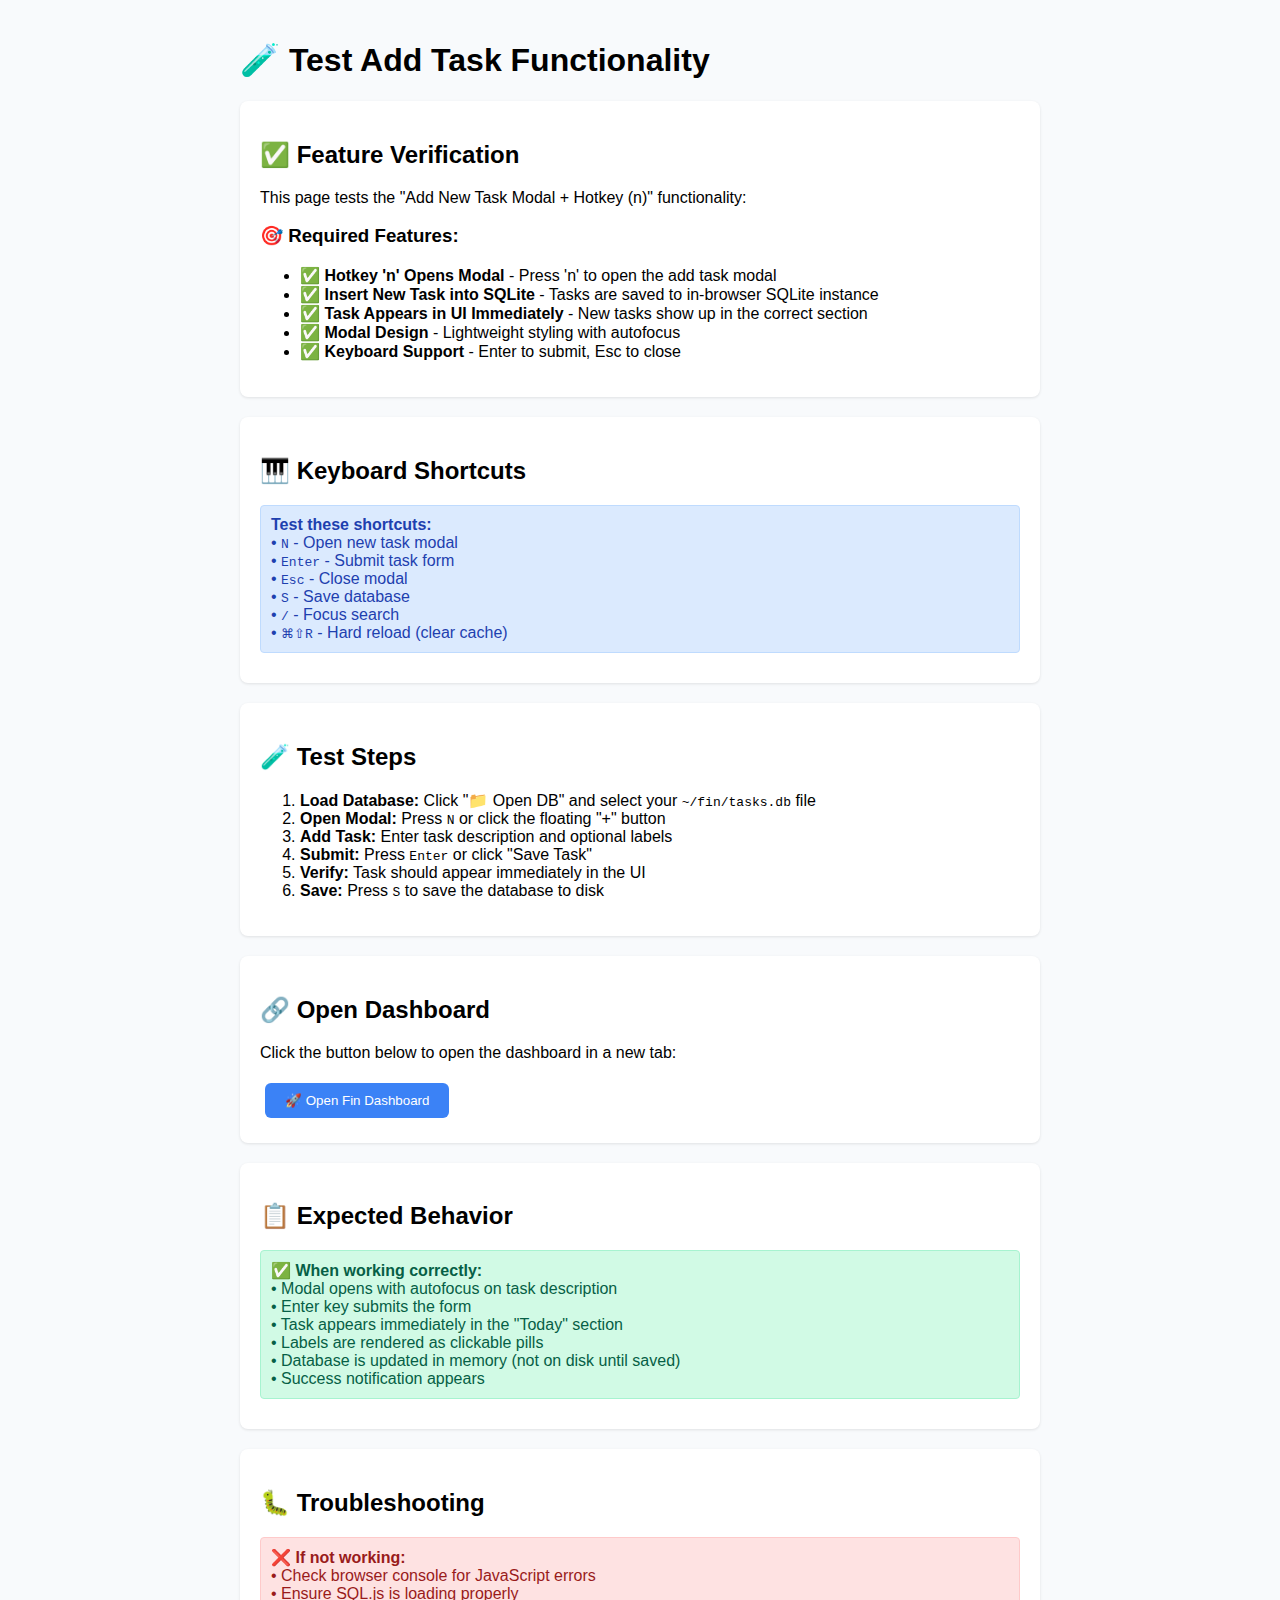
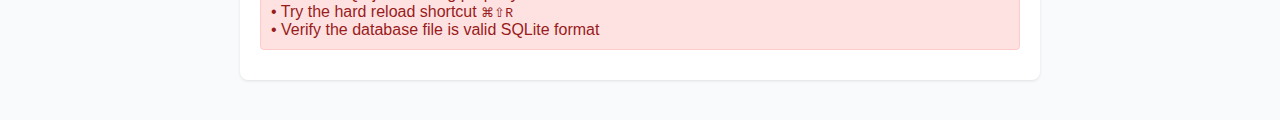
<file: test_add_task.html>
<!DOCTYPE html>
<html lang="en">
<head>
    <meta charset="UTF-8">
    <meta name="viewport" content="width=device-width, initial-scale=1.0">
    <title>Test Add Task Functionality</title>
    <style>
        body {
            font-family: -apple-system, BlinkMacSystemFont, 'Segoe UI', Roboto, sans-serif;
            max-width: 800px;
            margin: 0 auto;
            padding: 20px;
            background: #f8fafc;
        }
        .test-section {
            background: white;
            padding: 20px;
            margin: 20px 0;
            border-radius: 8px;
            box-shadow: 0 1px 3px rgba(0,0,0,0.1);
        }
        .test-button {
            background: #3b82f6;
            color: white;
            border: none;
            padding: 10px 20px;
            border-radius: 6px;
            cursor: pointer;
            margin: 5px;
        }
        .test-button:hover {
            background: #2563eb;
        }
        .status {
            padding: 10px;
            margin: 10px 0;
            border-radius: 4px;
        }
        .status.success {
            background: #d1fae5;
            color: #065f46;
            border: 1px solid #a7f3d0;
        }
        .status.error {
            background: #fee2e2;
            color: #991b1b;
            border: 1px solid #fecaca;
        }
        .status.info {
            background: #dbeafe;
            color: #1e40af;
            border: 1px solid #bfdbfe;
        }
    </style>
</head>
<body>
    <h1>🧪 Test Add Task Functionality</h1>
    
    <div class="test-section">
        <h2>✅ Feature Verification</h2>
        <p>This page tests the "Add New Task Modal + Hotkey (n)" functionality:</p>
        
        <h3>🎯 Required Features:</h3>
        <ul>
            <li><strong>✅ Hotkey 'n' Opens Modal</strong> - Press 'n' to open the add task modal</li>
            <li><strong>✅ Insert New Task into SQLite</strong> - Tasks are saved to in-browser SQLite instance</li>
            <li><strong>✅ Task Appears in UI Immediately</strong> - New tasks show up in the correct section</li>
            <li><strong>✅ Modal Design</strong> - Lightweight styling with autofocus</li>
            <li><strong>✅ Keyboard Support</strong> - Enter to submit, Esc to close</li>
        </ul>
    </div>
    
    <div class="test-section">
        <h2>🎹 Keyboard Shortcuts</h2>
        <div class="status info">
            <strong>Test these shortcuts:</strong><br>
            • <kbd>N</kbd> - Open new task modal<br>
            • <kbd>Enter</kbd> - Submit task form<br>
            • <kbd>Esc</kbd> - Close modal<br>
            • <kbd>S</kbd> - Save database<br>
            • <kbd>/</kbd> - Focus search<br>
            • <kbd>⌘⇧R</kbd> - Hard reload (clear cache)
        </div>
    </div>
    
    <div class="test-section">
        <h2>🧪 Test Steps</h2>
        <ol>
            <li><strong>Load Database:</strong> Click "📁 Open DB" and select your <code>~/fin/tasks.db</code> file</li>
            <li><strong>Open Modal:</strong> Press <kbd>N</kbd> or click the floating "+" button</li>
            <li><strong>Add Task:</strong> Enter task description and optional labels</li>
            <li><strong>Submit:</strong> Press <kbd>Enter</kbd> or click "Save Task"</li>
            <li><strong>Verify:</strong> Task should appear immediately in the UI</li>
            <li><strong>Save:</strong> Press <kbd>S</kbd> to save the database to disk</li>
        </ol>
    </div>
    
    <div class="test-section">
        <h2>🔗 Open Dashboard</h2>
        <p>Click the button below to open the dashboard in a new tab:</p>
        <button class="test-button" onclick="window.open('index.html', '_blank')">
            🚀 Open Fin Dashboard
        </button>
    </div>
    
    <div class="test-section">
        <h2>📋 Expected Behavior</h2>
        <div class="status success">
            <strong>✅ When working correctly:</strong><br>
            • Modal opens with autofocus on task description<br>
            • Enter key submits the form<br>
            • Task appears immediately in the "Today" section<br>
            • Labels are rendered as clickable pills<br>
            • Database is updated in memory (not on disk until saved)<br>
            • Success notification appears
        </div>
    </div>
    
    <div class="test-section">
        <h2>🐛 Troubleshooting</h2>
        <div class="status error">
            <strong>❌ If not working:</strong><br>
            • Check browser console for JavaScript errors<br>
            • Ensure SQL.js is loading properly<br>
            • Try the hard reload shortcut <kbd>⌘⇧R</kbd><br>
            • Verify the database file is valid SQLite format
        </div>
    </div>
    
    <script>
        // Add some helpful keyboard shortcuts for testing
        document.addEventListener('keydown', (e) => {
            if (e.key === 'n' || e.key === 'N') {
                e.preventDefault();
                window.open('index.html', '_blank');
            }
        });
        
        console.log('🧪 Test page loaded. Press "N" to open dashboard in new tab.');
    </script>
</body>
</html>
</file>
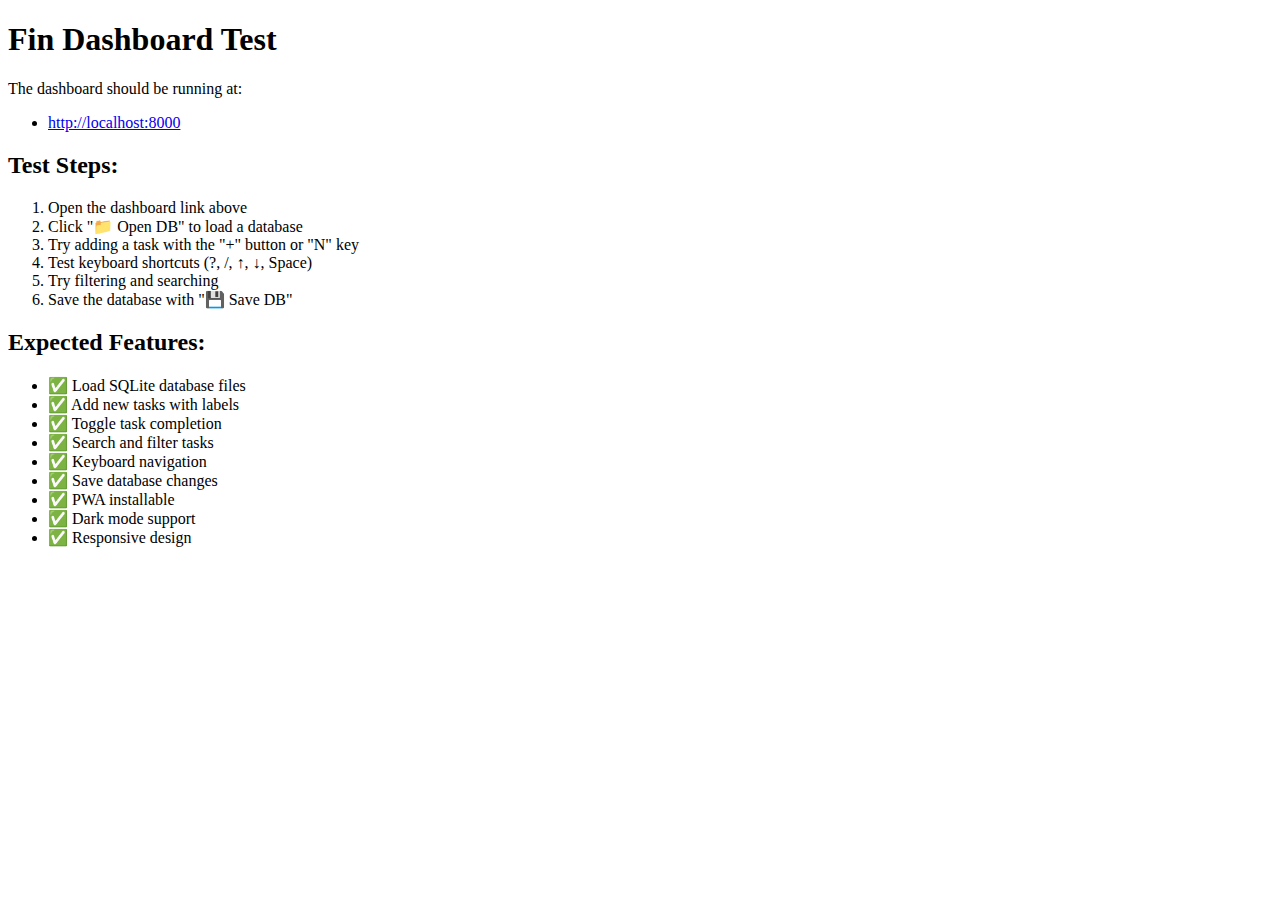
<file: test_dashboard.html>
<!DOCTYPE html>
<html lang="en">
<head>
    <meta charset="UTF-8">
    <meta name="viewport" content="width=device-width, initial-scale=1.0">
    <title>Dashboard Test</title>
</head>
<body>
    <h1>Fin Dashboard Test</h1>
    <p>The dashboard should be running at:</p>
    <ul>
        <li><a href="http://localhost:8000" target="_blank">http://localhost:8000</a></li>
    </ul>
    
    <h2>Test Steps:</h2>
    <ol>
        <li>Open the dashboard link above</li>
        <li>Click "📁 Open DB" to load a database</li>
        <li>Try adding a task with the "+" button or "N" key</li>
        <li>Test keyboard shortcuts (?, /, ↑, ↓, Space)</li>
        <li>Try filtering and searching</li>
        <li>Save the database with "💾 Save DB"</li>
    </ol>
    
    <h2>Expected Features:</h2>
    <ul>
        <li>✅ Load SQLite database files</li>
        <li>✅ Add new tasks with labels</li>
        <li>✅ Toggle task completion</li>
        <li>✅ Search and filter tasks</li>
        <li>✅ Keyboard navigation</li>
        <li>✅ Save database changes</li>
        <li>✅ PWA installable</li>
        <li>✅ Dark mode support</li>
        <li>✅ Responsive design</li>
    </ul>
</body>
</html>
</file>
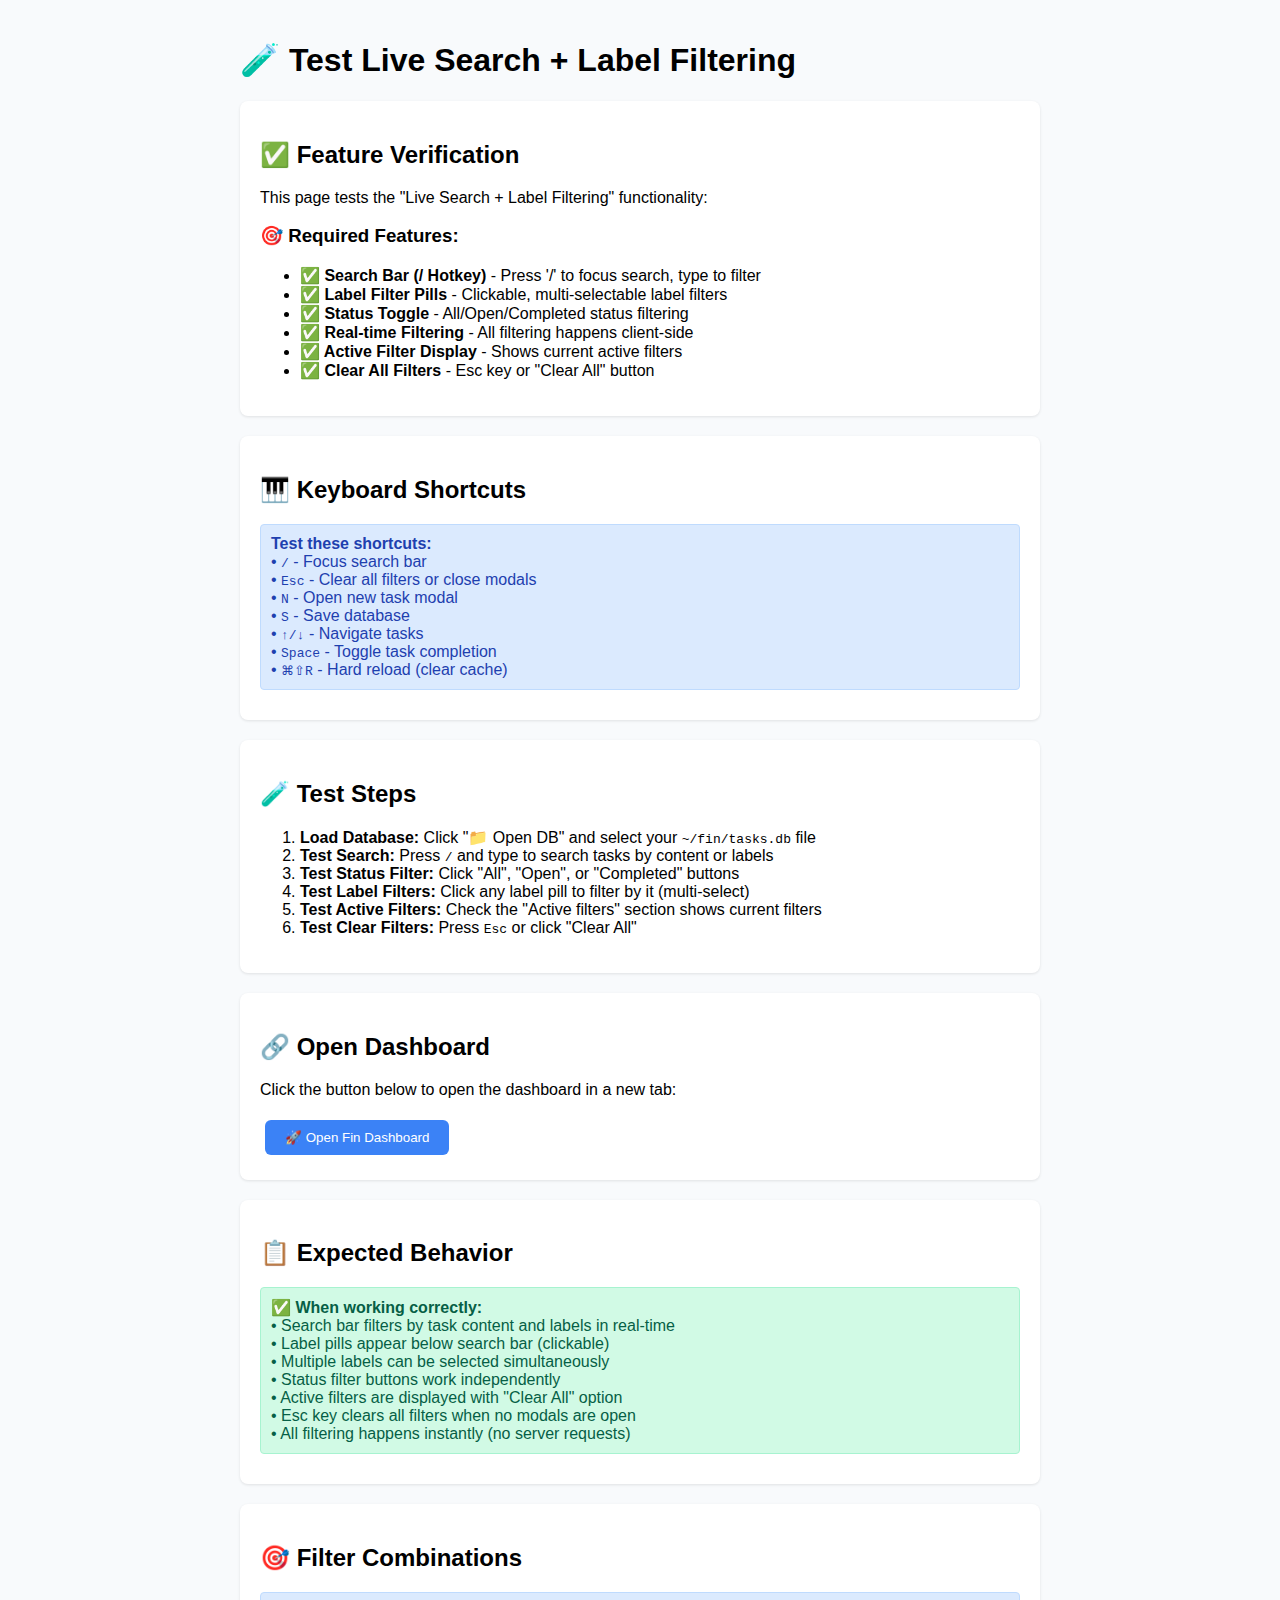
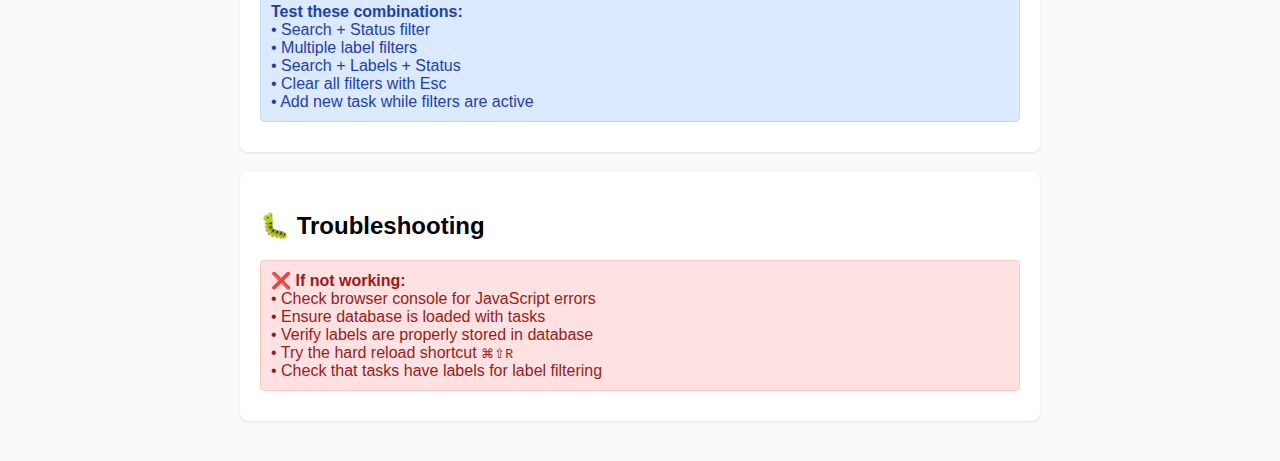
<file: test_filters.html>
<!DOCTYPE html>
<html lang="en">
<head>
    <meta charset="UTF-8">
    <meta name="viewport" content="width=device-width, initial-scale=1.0">
    <title>Test Live Search + Label Filtering</title>
    <style>
        body {
            font-family: -apple-system, BlinkMacSystemFont, 'Segoe UI', Roboto, sans-serif;
            max-width: 800px;
            margin: 0 auto;
            padding: 20px;
            background: #f8fafc;
        }
        .test-section {
            background: white;
            padding: 20px;
            margin: 20px 0;
            border-radius: 8px;
            box-shadow: 0 1px 3px rgba(0,0,0,0.1);
        }
        .test-button {
            background: #3b82f6;
            color: white;
            border: none;
            padding: 10px 20px;
            border-radius: 6px;
            cursor: pointer;
            margin: 5px;
        }
        .test-button:hover {
            background: #2563eb;
        }
        .status {
            padding: 10px;
            margin: 10px 0;
            border-radius: 4px;
        }
        .status.success {
            background: #d1fae5;
            color: #065f46;
            border: 1px solid #a7f3d0;
        }
        .status.error {
            background: #fee2e2;
            color: #991b1b;
            border: 1px solid #fecaca;
        }
        .status.info {
            background: #dbeafe;
            color: #1e40af;
            border: 1px solid #bfdbfe;
        }
    </style>
</head>
<body>
    <h1>🧪 Test Live Search + Label Filtering</h1>
    
    <div class="test-section">
        <h2>✅ Feature Verification</h2>
        <p>This page tests the "Live Search + Label Filtering" functionality:</p>
        
        <h3>🎯 Required Features:</h3>
        <ul>
            <li><strong>✅ Search Bar (/ Hotkey)</strong> - Press '/' to focus search, type to filter</li>
            <li><strong>✅ Label Filter Pills</strong> - Clickable, multi-selectable label filters</li>
            <li><strong>✅ Status Toggle</strong> - All/Open/Completed status filtering</li>
            <li><strong>✅ Real-time Filtering</strong> - All filtering happens client-side</li>
            <li><strong>✅ Active Filter Display</strong> - Shows current active filters</li>
            <li><strong>✅ Clear All Filters</strong> - Esc key or "Clear All" button</li>
        </ul>
    </div>
    
    <div class="test-section">
        <h2>🎹 Keyboard Shortcuts</h2>
        <div class="status info">
            <strong>Test these shortcuts:</strong><br>
            • <kbd>/</kbd> - Focus search bar<br>
            • <kbd>Esc</kbd> - Clear all filters or close modals<br>
            • <kbd>N</kbd> - Open new task modal<br>
            • <kbd>S</kbd> - Save database<br>
            • <kbd>↑/↓</kbd> - Navigate tasks<br>
            • <kbd>Space</kbd> - Toggle task completion<br>
            • <kbd>⌘⇧R</kbd> - Hard reload (clear cache)
        </div>
    </div>
    
    <div class="test-section">
        <h2>🧪 Test Steps</h2>
        <ol>
            <li><strong>Load Database:</strong> Click "📁 Open DB" and select your <code>~/fin/tasks.db</code> file</li>
            <li><strong>Test Search:</strong> Press <kbd>/</kbd> and type to search tasks by content or labels</li>
            <li><strong>Test Status Filter:</strong> Click "All", "Open", or "Completed" buttons</li>
            <li><strong>Test Label Filters:</strong> Click any label pill to filter by it (multi-select)</li>
            <li><strong>Test Active Filters:</strong> Check the "Active filters" section shows current filters</li>
            <li><strong>Test Clear Filters:</strong> Press <kbd>Esc</kbd> or click "Clear All"</li>
        </ol>
    </div>
    
    <div class="test-section">
        <h2>🔗 Open Dashboard</h2>
        <p>Click the button below to open the dashboard in a new tab:</p>
        <button class="test-button" onclick="window.open('index.html', '_blank')">
            🚀 Open Fin Dashboard
        </button>
    </div>
    
    <div class="test-section">
        <h2>📋 Expected Behavior</h2>
        <div class="status success">
            <strong>✅ When working correctly:</strong><br>
            • Search bar filters by task content and labels in real-time<br>
            • Label pills appear below search bar (clickable)<br>
            • Multiple labels can be selected simultaneously<br>
            • Status filter buttons work independently<br>
            • Active filters are displayed with "Clear All" option<br>
            • Esc key clears all filters when no modals are open<br>
            • All filtering happens instantly (no server requests)
        </div>
    </div>
    
    <div class="test-section">
        <h2>🎯 Filter Combinations</h2>
        <div class="status info">
            <strong>Test these combinations:</strong><br>
            • Search + Status filter<br>
            • Multiple label filters<br>
            • Search + Labels + Status<br>
            • Clear all filters with Esc<br>
            • Add new task while filters are active
        </div>
    </div>
    
    <div class="test-section">
        <h2>🐛 Troubleshooting</h2>
        <div class="status error">
            <strong>❌ If not working:</strong><br>
            • Check browser console for JavaScript errors<br>
            • Ensure database is loaded with tasks<br>
            • Verify labels are properly stored in database<br>
            • Try the hard reload shortcut <kbd>⌘⇧R</kbd><br>
            • Check that tasks have labels for label filtering
        </div>
    </div>
    
    <script>
        // Add some helpful keyboard shortcuts for testing
        document.addEventListener('keydown', (e) => {
            if (e.key === '/') {
                e.preventDefault();
                window.open('index.html', '_blank');
            }
        });
        
        console.log('🧪 Filter test page loaded. Press "/" to open dashboard in new tab.');
    </script>
</body>
</html>
</file>
